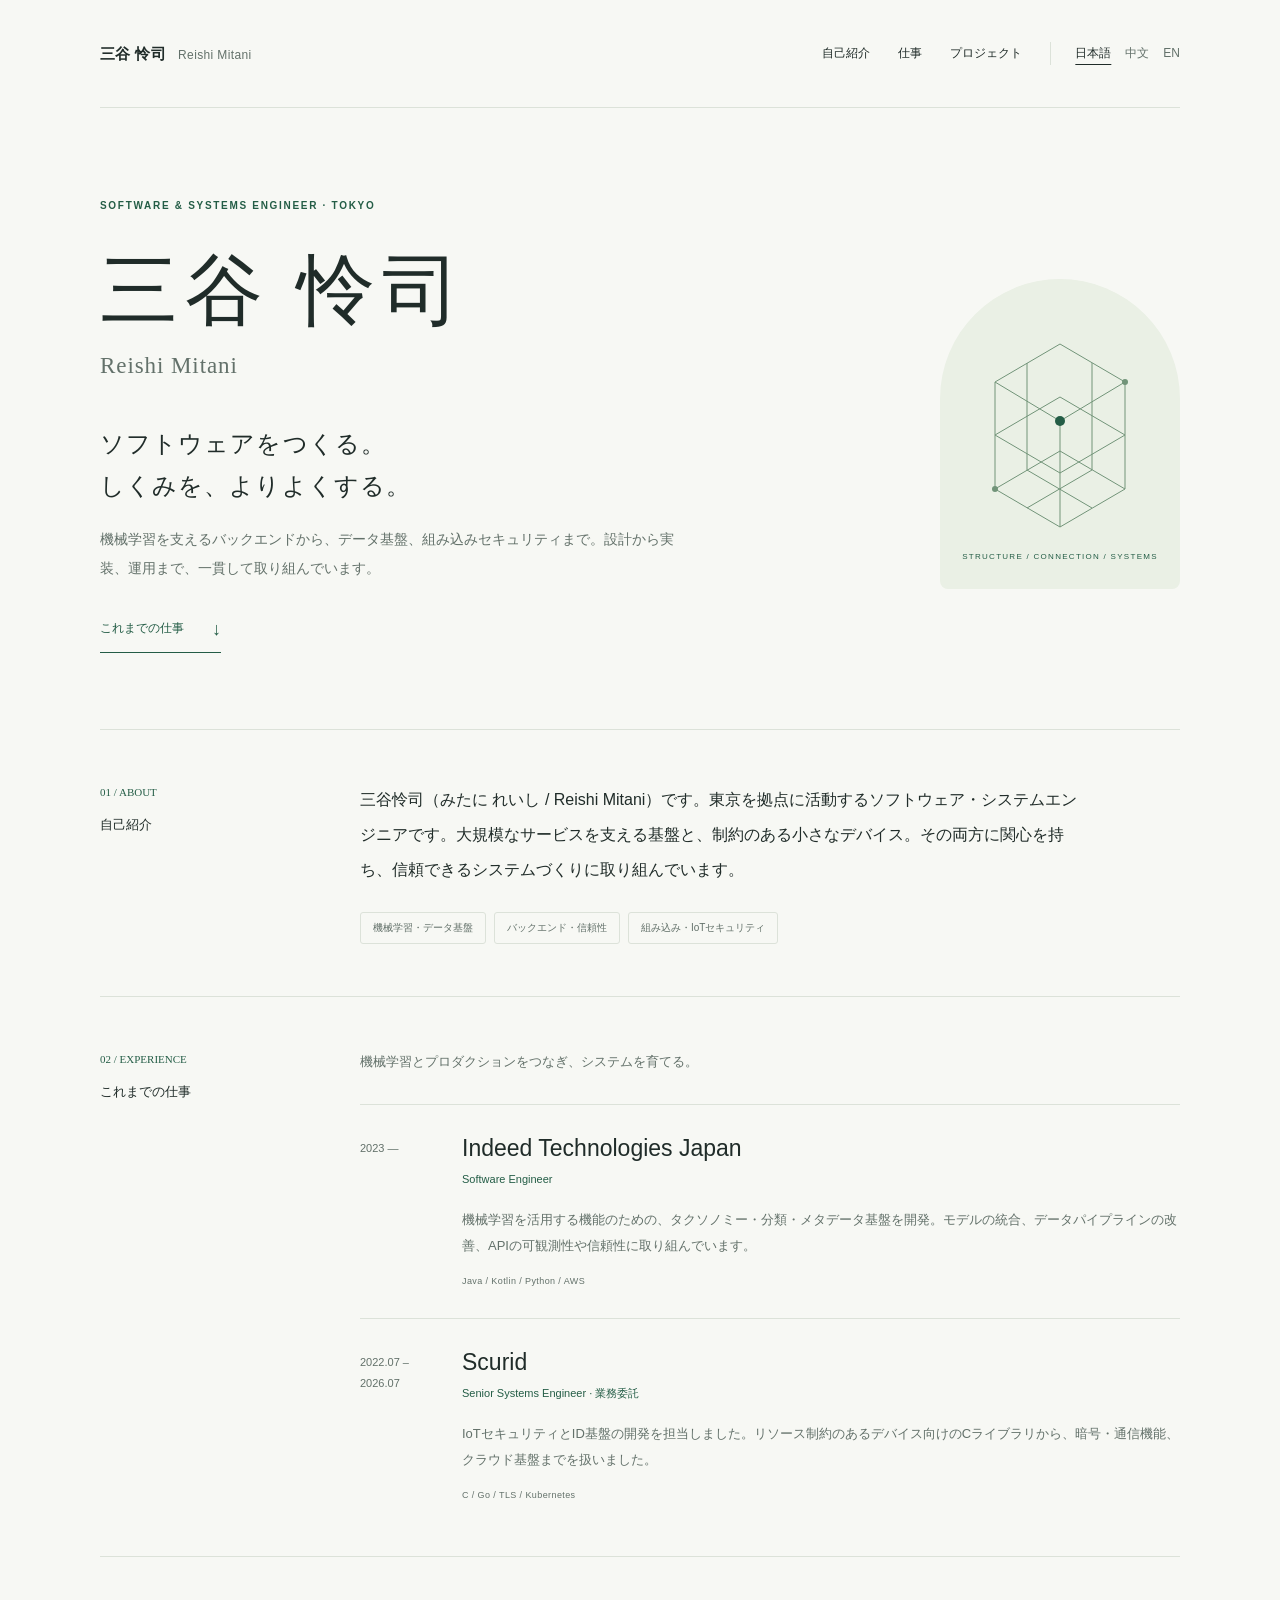
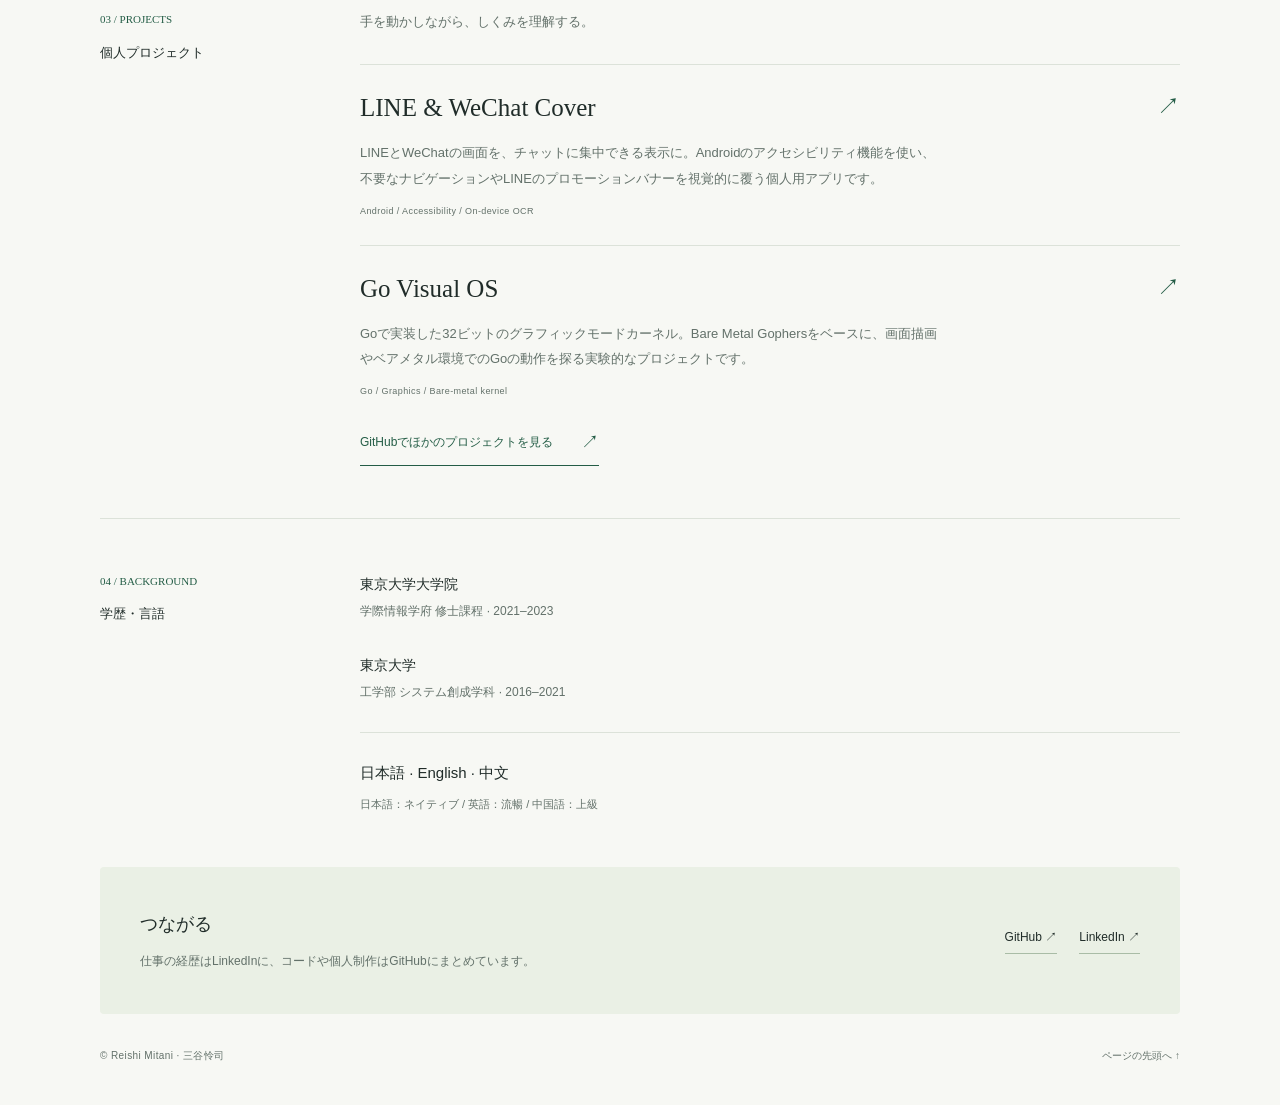
<file: index.html>
<!doctype html>
<html lang="ja"><head><meta charset="utf-8"><meta name="viewport" content="width=device-width,initial-scale=1"><title>三谷怜司 | Reishi Mitani — ソフトウェアエンジニア</title><meta name="description" content="三谷怜司（Reishi Mitani）の個人サイト。機械学習システム、データ基盤、組み込みセキュリティに取り組むソフトウェアエンジニア。経歴と個人プロジェクトを紹介します。"><meta name="theme-color" content="#f7f8f4"><link rel="canonical" href="https://greenteabiscuit.github.io/"><link rel="alternate" hreflang="ja" href="https://greenteabiscuit.github.io/"><link rel="alternate" hreflang="zh-Hant" href="https://greenteabiscuit.github.io/zh/"><link rel="alternate" hreflang="en" href="https://greenteabiscuit.github.io/en/"><link rel="alternate" hreflang="x-default" href="https://greenteabiscuit.github.io/"><link rel="icon" href="./favicon.svg" type="image/svg+xml"><link rel="stylesheet" href="./style.css"><meta property="og:type" content="profile"><meta property="og:title" content="三谷怜司 | Reishi Mitani — ソフトウェアエンジニア"><meta property="og:description" content="三谷怜司（Reishi Mitani）の個人サイト。機械学習システム、データ基盤、組み込みセキュリティに取り組むソフトウェアエンジニア。経歴と個人プロジェクトを紹介します。"><meta property="og:url" content="https://greenteabiscuit.github.io/"><meta property="og:site_name" content="Reishi Mitani | 三谷怜司"><script type="application/ld+json">{"@context": "https://schema.org", "@type": "ProfilePage", "mainEntity": {"@type": "Person", "name": "三谷怜司", "alternateName": "Reishi Mitani", "url": "https://greenteabiscuit.github.io/", "jobTitle": "Software and Systems Engineer", "sameAs": ["https://github.com/greenteabiscuit", "https://www.linkedin.com/in/reishi-mitani-000232189/"]}}</script></head>
<body id="top"><a class="skip" href="#main">本文へ移動</a><div class="wrap"><header><a class="wordmark" href="./">三谷 怜司<span>Reishi Mitani</span></a><nav aria-label="メインナビゲーション"><a class="section-nav" href="#about">自己紹介</a><a class="section-nav" href="#work">仕事</a><a class="section-nav" href="#projects">プロジェクト</a><div class="languages" aria-label="Language"><a href="./" lang="ja" hreflang="ja" aria-current="page">日本語</a><a href="./zh/" lang="zh-Hant" hreflang="zh-Hant">中文</a><a href="./en/" lang="en" hreflang="en">EN</a></div></nav></header>
<main id="main"><section class="hero" aria-labelledby="name"><div class="eyebrow">SOFTWARE & SYSTEMS ENGINEER · TOKYO</div><div class="hero-grid"><div><h1 class="name" id="name">三谷 怜司</h1><p class="roman" lang="en">Reishi Mitani</p><h2>ソフトウェアをつくる。<br>しくみを、よりよくする。</h2><p class="intro">機械学習を支えるバックエンドから、データ基盤、組み込みセキュリティまで。設計から実装、運用まで、一貫して取り組んでいます。</p><a class="text-link" href="#work">これまでの仕事<b aria-hidden="true">↓</b></a></div><div class="motif" aria-hidden="true"><svg viewBox="0 0 200 240" fill="none"><g stroke="#729479" stroke-width="1"><path d="M35 175V68L100 30l65 38v107l-65 38-65-38Z"/><path d="m35 68 65 39 65-39M100 107v106M35 121l65 38 65-38M67 49v107l65 38M132 49v107l-65 38"/><path d="m35 175 65-38 65 38M35 121l65-38 65 38"/></g><circle cx="100" cy="107" r="5" fill="#245d46"/><circle cx="35" cy="175" r="3" fill="#729479"/><circle cx="165" cy="68" r="3" fill="#729479"/></svg><small>STRUCTURE / CONNECTION / SYSTEMS</small></div></div></section>
<section class="section" id="about"><h2 class="section-label"><span>01 / ABOUT</span>自己紹介</h2><div><p class="bio">三谷怜司（みたに れいし / Reishi Mitani）です。東京を拠点に活動するソフトウェア・システムエンジニアです。大規模なサービスを支える基盤と、制約のある小さなデバイス。その両方に関心を持ち、信頼できるシステムづくりに取り組んでいます。</p><div class="focus"><span>機械学習・データ基盤</span><span>バックエンド・信頼性</span><span>組み込み・IoTセキュリティ</span></div></div></section>
<section class="section" id="work"><h2 class="section-label"><span>02 / EXPERIENCE</span>これまでの仕事</h2><div><p class="section-intro">機械学習とプロダクションをつなぎ、システムを育てる。</p><article class="role"><div class="period">2023 —</div><div><h3>Indeed Technologies Japan</h3><p class="position">Software Engineer</p><p class="desc">機械学習を活用する機能のための、タクソノミー・分類・メタデータ基盤を開発。モデルの統合、データパイプラインの改善、APIの可観測性や信頼性に取り組んでいます。</p><div class="tech">Java / Kotlin / Python / AWS</div></div></article><article class="role"><div class="period">2022.07 – 2026.07</div><div><h3>Scurid</h3><p class="position">Senior Systems Engineer · 業務委託</p><p class="desc">IoTセキュリティとID基盤の開発を担当しました。リソース制約のあるデバイス向けのCライブラリから、暗号・通信機能、クラウド基盤までを扱いました。</p><div class="tech">C / Go / TLS / Kubernetes</div></div></article></div></section>
<section class="section" id="projects"><h2 class="section-label"><span>03 / PROJECTS</span>個人プロジェクト</h2><div><p class="section-intro">手を動かしながら、しくみを理解する。</p><a class="project" href="https://github.com/greenteabiscuit/line-ad-cover"><div class="project-title">LINE &amp; WeChat Cover<b aria-hidden="true">↗</b></div><p>LINEとWeChatの画面を、チャットに集中できる表示に。Androidのアクセシビリティ機能を使い、不要なナビゲーションやLINEのプロモーションバナーを視覚的に覆う個人用アプリです。</p><div class="tech">Android / Accessibility / On-device OCR</div></a><a class="project" href="https://github.com/greenteabiscuit/go-graphic-os"><div class="project-title">Go Visual OS<b aria-hidden="true">↗</b></div><p>Goで実装した32ビットのグラフィックモードカーネル。Bare Metal Gophersをベースに、画面描画やベアメタル環境でのGoの動作を探る実験的なプロジェクトです。</p><div class="tech">Go / Graphics / Bare-metal kernel</div></a><a class="text-link" href="https://github.com/greenteabiscuit?tab=repositories">GitHubでほかのプロジェクトを見る<b aria-hidden="true">↗</b></a></div></section>
<section class="section"><h2 class="section-label"><span>04 / BACKGROUND</span>学歴・言語</h2><div><div class="education"><h3>東京大学大学院</h3><p>学際情報学府 修士課程 · 2021–2023</p></div><div class="education"><h3>東京大学</h3><p>工学部 システム創成学科 · 2016–2021</p></div><div class="spoken"><h3>日本語 · English · 中文</h3><p>日本語：ネイティブ / 英語：流暢 / 中国語：上級</p></div></div></section>
<section class="connect" aria-labelledby="connect"><div><h2 id="connect">つながる</h2><p>仕事の経歴はLinkedInに、コードや個人制作はGitHubにまとめています。</p></div><div class="socials"><a href="https://github.com/greenteabiscuit">GitHub ↗</a><a href="https://www.linkedin.com/in/reishi-mitani-000232189/">LinkedIn ↗</a></div></section></main>
<footer><div class="footer-name">© Reishi Mitani · 三谷怜司</div><a href="#top">ページの先頭へ ↑</a></footer></div></body></html>
</file>
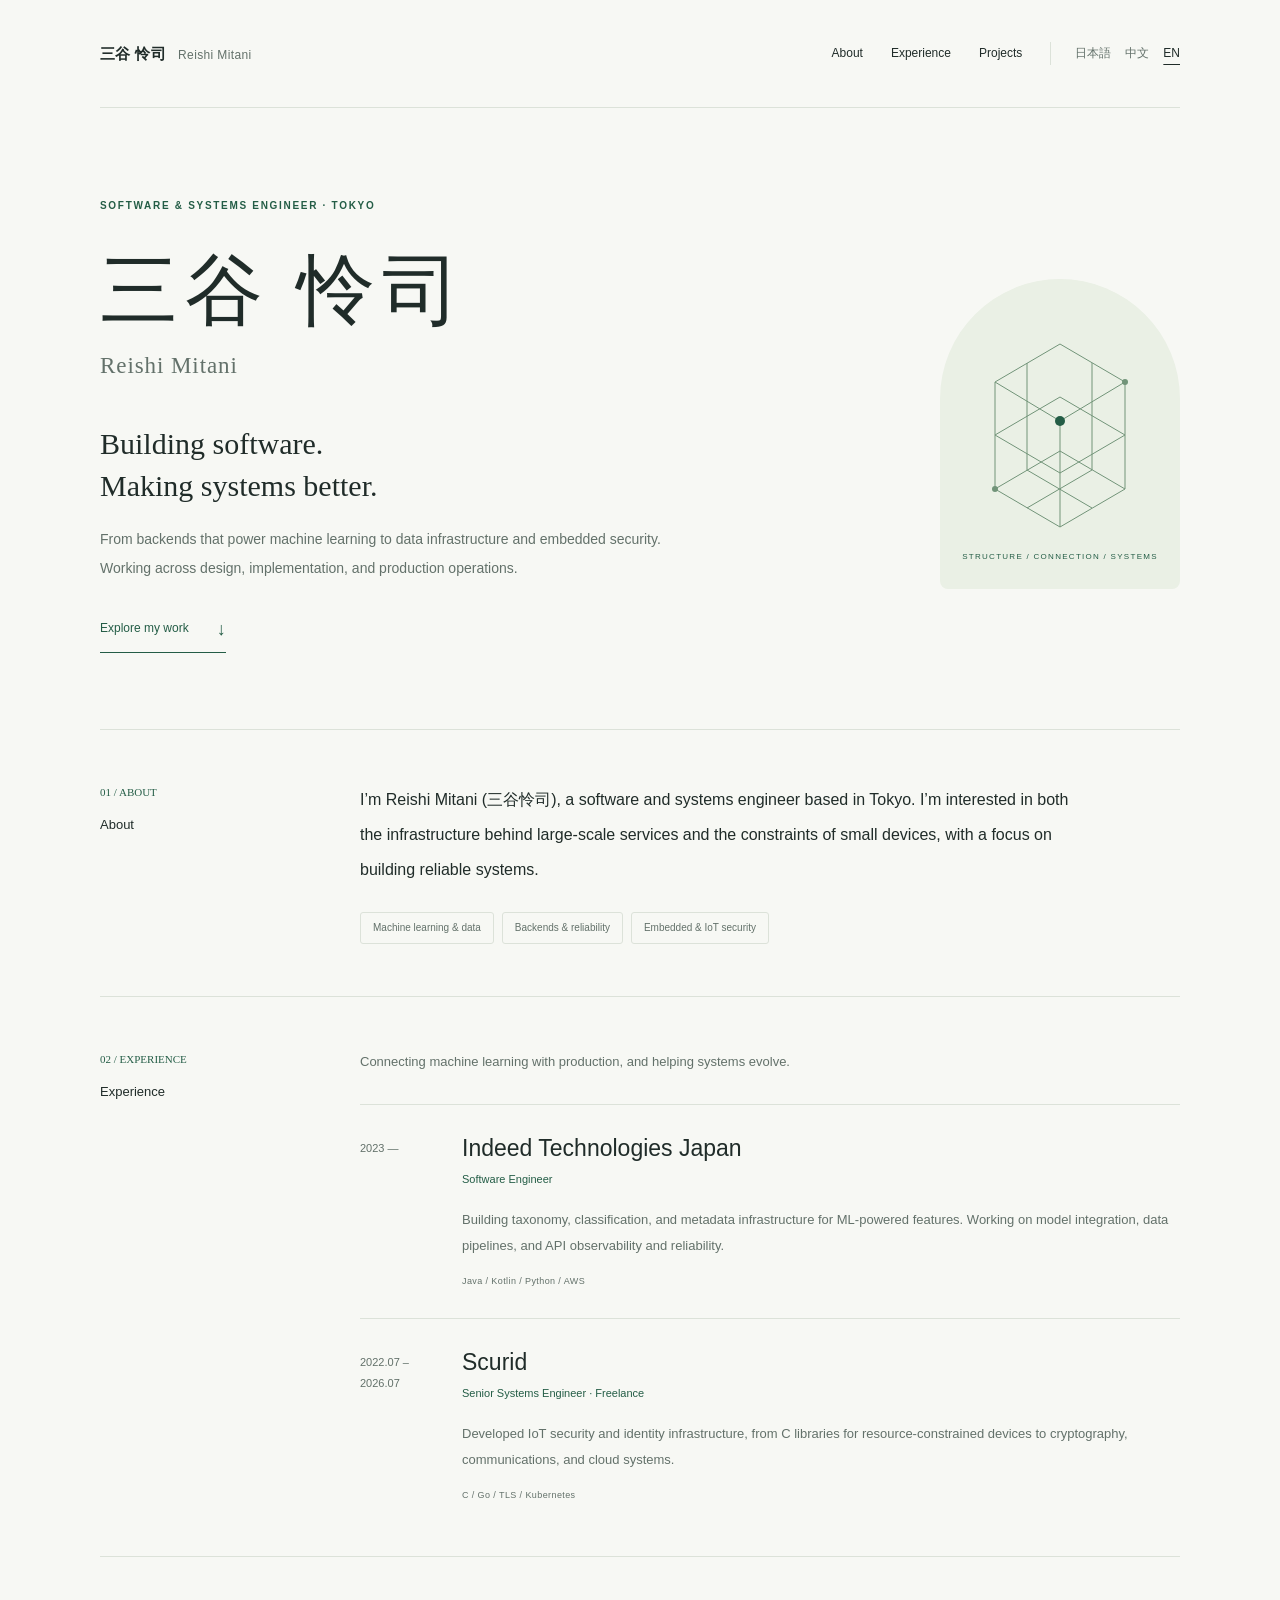
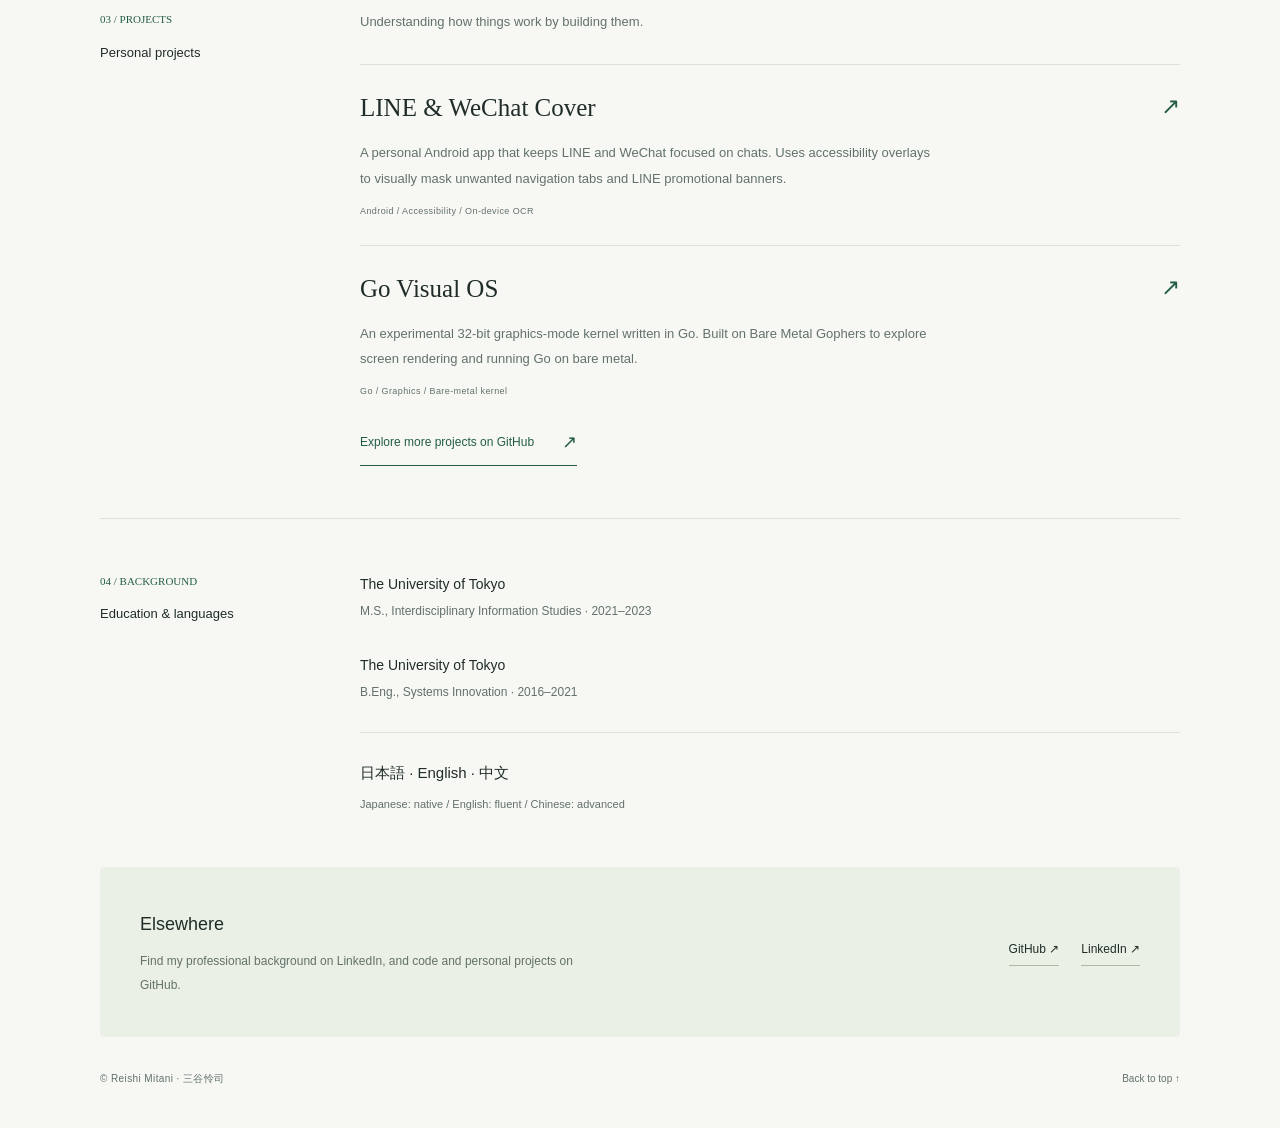
<file: en/index.html>
<!doctype html>
<html lang="en"><head><meta charset="utf-8"><meta name="viewport" content="width=device-width,initial-scale=1"><title>Reishi Mitani | 三谷怜司 — Software Engineer</title><meta name="description" content="Reishi Mitani (三谷怜司), a Tokyo-based software and systems engineer working on applied machine learning, data infrastructure, and embedded security. Experience and personal projects."><meta name="theme-color" content="#f7f8f4"><link rel="canonical" href="https://greenteabiscuit.github.io/en/"><link rel="alternate" hreflang="ja" href="https://greenteabiscuit.github.io/"><link rel="alternate" hreflang="zh-Hant" href="https://greenteabiscuit.github.io/zh/"><link rel="alternate" hreflang="en" href="https://greenteabiscuit.github.io/en/"><link rel="alternate" hreflang="x-default" href="https://greenteabiscuit.github.io/"><link rel="icon" href="../favicon.svg" type="image/svg+xml"><link rel="stylesheet" href="../style.css"><meta property="og:type" content="profile"><meta property="og:title" content="Reishi Mitani | 三谷怜司 — Software Engineer"><meta property="og:description" content="Reishi Mitani (三谷怜司), a Tokyo-based software and systems engineer working on applied machine learning, data infrastructure, and embedded security. Experience and personal projects."><meta property="og:url" content="https://greenteabiscuit.github.io/en/"><meta property="og:site_name" content="Reishi Mitani | 三谷怜司"><script type="application/ld+json">{"@context": "https://schema.org", "@type": "ProfilePage", "mainEntity": {"@type": "Person", "name": "三谷怜司", "alternateName": "Reishi Mitani", "url": "https://greenteabiscuit.github.io/", "jobTitle": "Software and Systems Engineer", "sameAs": ["https://github.com/greenteabiscuit", "https://www.linkedin.com/in/reishi-mitani-000232189/"]}}</script></head>
<body id="top"><a class="skip" href="#main">Skip to content</a><div class="wrap"><header><a class="wordmark" href="../en/">三谷 怜司<span>Reishi Mitani</span></a><nav aria-label="Main navigation"><a class="section-nav" href="#about">About</a><a class="section-nav" href="#work">Experience</a><a class="section-nav" href="#projects">Projects</a><div class="languages" aria-label="Language"><a href="../" lang="ja" hreflang="ja">日本語</a><a href="../zh/" lang="zh-Hant" hreflang="zh-Hant">中文</a><a href="../en/" lang="en" hreflang="en" aria-current="page">EN</a></div></nav></header>
<main id="main"><section class="hero" aria-labelledby="name"><div class="eyebrow">SOFTWARE & SYSTEMS ENGINEER · TOKYO</div><div class="hero-grid"><div><h1 class="name" id="name">三谷 怜司</h1><p class="roman" lang="en">Reishi Mitani</p><h2>Building software.<br>Making systems better.</h2><p class="intro">From backends that power machine learning to data infrastructure and embedded security. Working across design, implementation, and production operations.</p><a class="text-link" href="#work">Explore my work<b aria-hidden="true">↓</b></a></div><div class="motif" aria-hidden="true"><svg viewBox="0 0 200 240" fill="none"><g stroke="#729479" stroke-width="1"><path d="M35 175V68L100 30l65 38v107l-65 38-65-38Z"/><path d="m35 68 65 39 65-39M100 107v106M35 121l65 38 65-38M67 49v107l65 38M132 49v107l-65 38"/><path d="m35 175 65-38 65 38M35 121l65-38 65 38"/></g><circle cx="100" cy="107" r="5" fill="#245d46"/><circle cx="35" cy="175" r="3" fill="#729479"/><circle cx="165" cy="68" r="3" fill="#729479"/></svg><small>STRUCTURE / CONNECTION / SYSTEMS</small></div></div></section>
<section class="section" id="about"><h2 class="section-label"><span>01 / ABOUT</span>About</h2><div><p class="bio">I’m Reishi Mitani (三谷怜司), a software and systems engineer based in Tokyo. I’m interested in both the infrastructure behind large-scale services and the constraints of small devices, with a focus on building reliable systems.</p><div class="focus"><span>Machine learning &amp; data</span><span>Backends &amp; reliability</span><span>Embedded &amp; IoT security</span></div></div></section>
<section class="section" id="work"><h2 class="section-label"><span>02 / EXPERIENCE</span>Experience</h2><div><p class="section-intro">Connecting machine learning with production, and helping systems evolve.</p><article class="role"><div class="period">2023 —</div><div><h3>Indeed Technologies Japan</h3><p class="position">Software Engineer</p><p class="desc">Building taxonomy, classification, and metadata infrastructure for ML-powered features. Working on model integration, data pipelines, and API observability and reliability.</p><div class="tech">Java / Kotlin / Python / AWS</div></div></article><article class="role"><div class="period">2022.07 – 2026.07</div><div><h3>Scurid</h3><p class="position">Senior Systems Engineer · Freelance</p><p class="desc">Developed IoT security and identity infrastructure, from C libraries for resource-constrained devices to cryptography, communications, and cloud systems.</p><div class="tech">C / Go / TLS / Kubernetes</div></div></article></div></section>
<section class="section" id="projects"><h2 class="section-label"><span>03 / PROJECTS</span>Personal projects</h2><div><p class="section-intro">Understanding how things work by building them.</p><a class="project" href="https://github.com/greenteabiscuit/line-ad-cover"><div class="project-title">LINE &amp; WeChat Cover<b aria-hidden="true">↗</b></div><p>A personal Android app that keeps LINE and WeChat focused on chats. Uses accessibility overlays to visually mask unwanted navigation tabs and LINE promotional banners.</p><div class="tech">Android / Accessibility / On-device OCR</div></a><a class="project" href="https://github.com/greenteabiscuit/go-graphic-os"><div class="project-title">Go Visual OS<b aria-hidden="true">↗</b></div><p>An experimental 32-bit graphics-mode kernel written in Go. Built on Bare Metal Gophers to explore screen rendering and running Go on bare metal.</p><div class="tech">Go / Graphics / Bare-metal kernel</div></a><a class="text-link" href="https://github.com/greenteabiscuit?tab=repositories">Explore more projects on GitHub<b aria-hidden="true">↗</b></a></div></section>
<section class="section"><h2 class="section-label"><span>04 / BACKGROUND</span>Education &amp; languages</h2><div><div class="education"><h3>The University of Tokyo</h3><p>M.S., Interdisciplinary Information Studies · 2021–2023</p></div><div class="education"><h3>The University of Tokyo</h3><p>B.Eng., Systems Innovation · 2016–2021</p></div><div class="spoken"><h3>日本語 · English · 中文</h3><p>Japanese: native / English: fluent / Chinese: advanced</p></div></div></section>
<section class="connect" aria-labelledby="connect"><div><h2 id="connect">Elsewhere</h2><p>Find my professional background on LinkedIn, and code and personal projects on GitHub.</p></div><div class="socials"><a href="https://github.com/greenteabiscuit">GitHub ↗</a><a href="https://www.linkedin.com/in/reishi-mitani-000232189/">LinkedIn ↗</a></div></section></main>
<footer><div class="footer-name">© Reishi Mitani · 三谷怜司</div><a href="#top">Back to top ↑</a></footer></div></body></html>
</file>
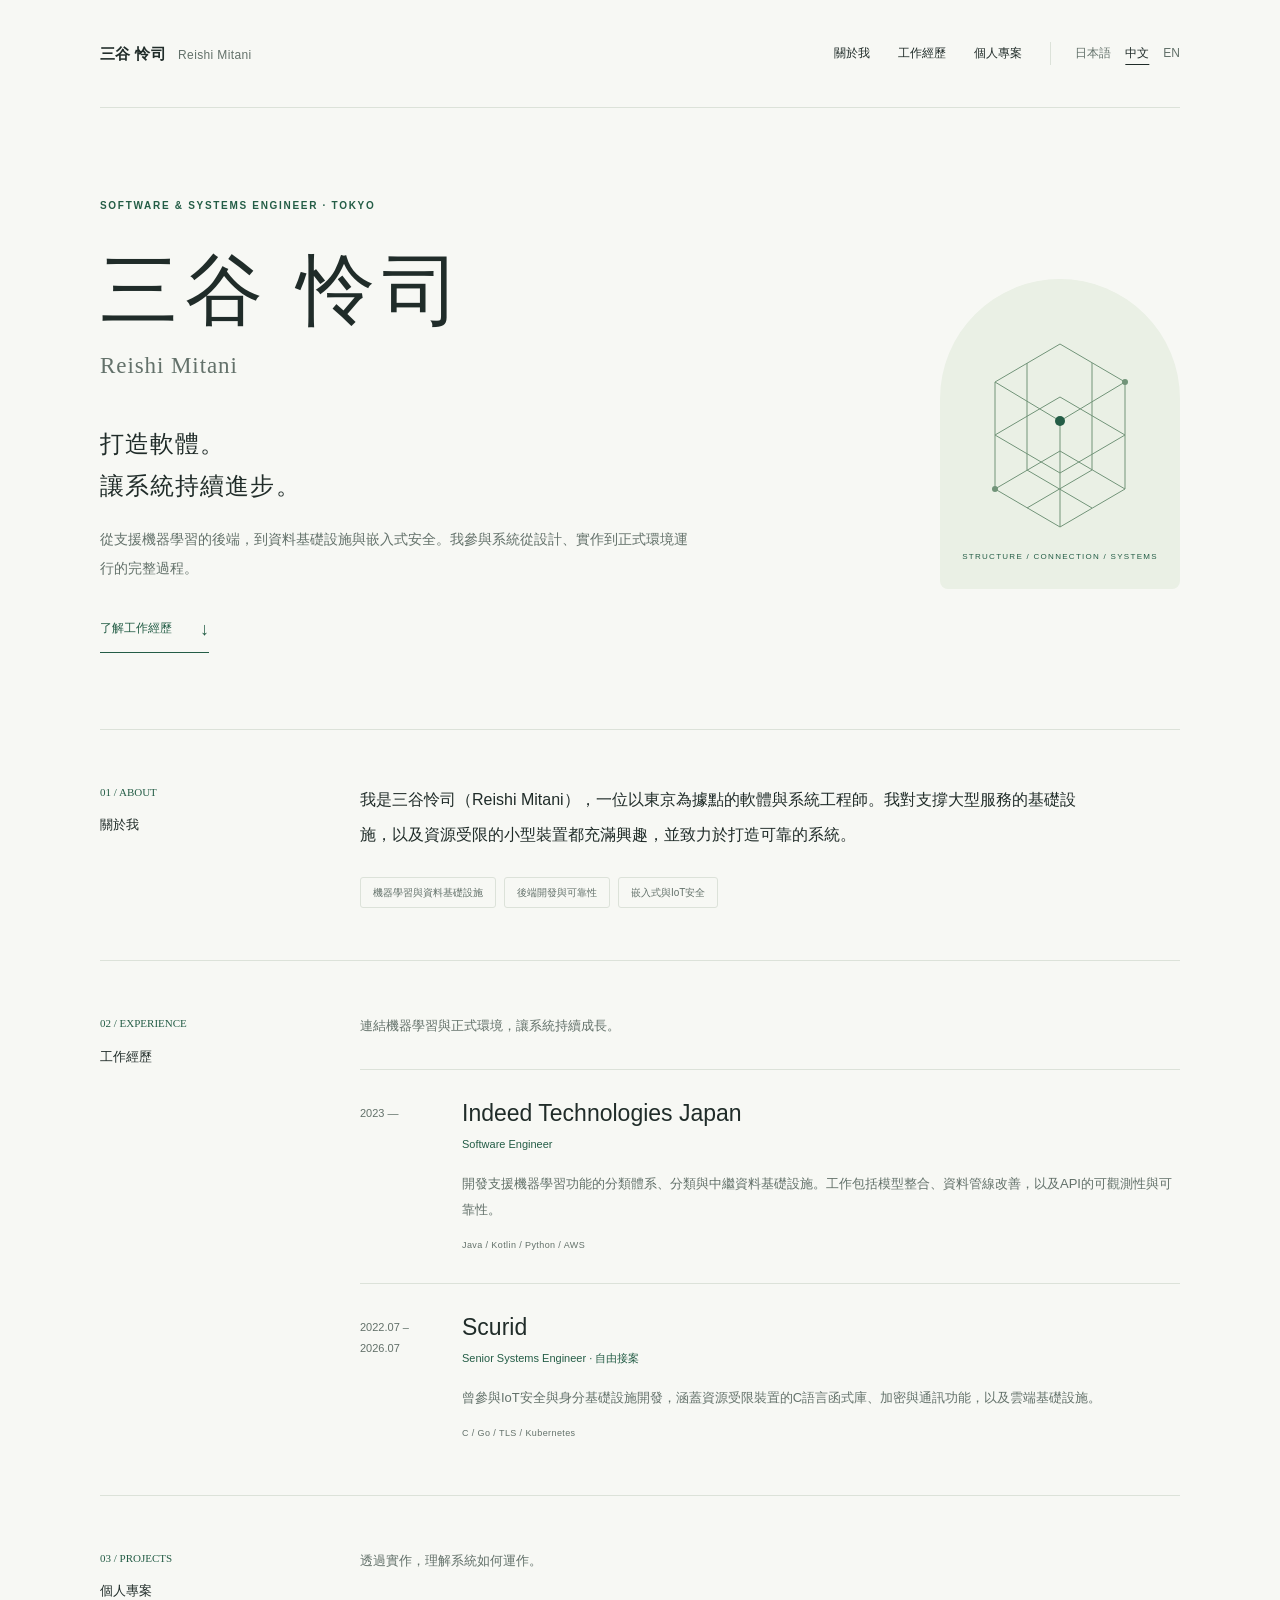
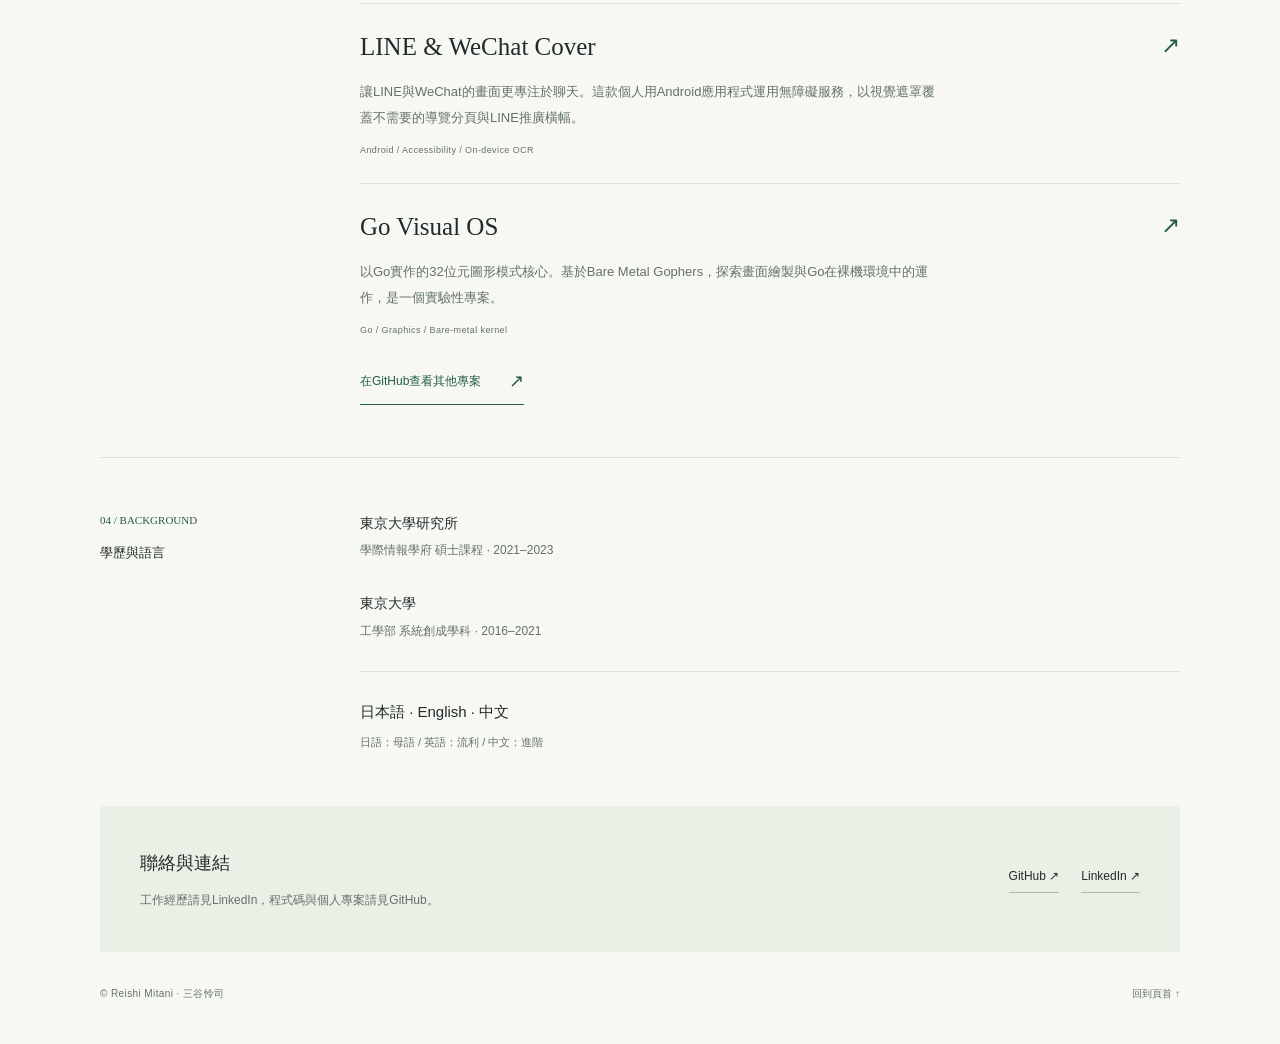
<file: zh/index.html>
<!doctype html>
<html lang="zh-Hant"><head><meta charset="utf-8"><meta name="viewport" content="width=device-width,initial-scale=1"><title>三谷怜司 | Reishi Mitani — 軟體工程師</title><meta name="description" content="三谷怜司（Reishi Mitani）的個人網站。專注於機器學習系統、資料基礎設施與嵌入式安全的軟體工程師。了解工作經歷與個人專案。"><meta name="theme-color" content="#f7f8f4"><link rel="canonical" href="https://greenteabiscuit.github.io/zh/"><link rel="alternate" hreflang="ja" href="https://greenteabiscuit.github.io/"><link rel="alternate" hreflang="zh-Hant" href="https://greenteabiscuit.github.io/zh/"><link rel="alternate" hreflang="en" href="https://greenteabiscuit.github.io/en/"><link rel="alternate" hreflang="x-default" href="https://greenteabiscuit.github.io/"><link rel="icon" href="../favicon.svg" type="image/svg+xml"><link rel="stylesheet" href="../style.css"><meta property="og:type" content="profile"><meta property="og:title" content="三谷怜司 | Reishi Mitani — 軟體工程師"><meta property="og:description" content="三谷怜司（Reishi Mitani）的個人網站。專注於機器學習系統、資料基礎設施與嵌入式安全的軟體工程師。了解工作經歷與個人專案。"><meta property="og:url" content="https://greenteabiscuit.github.io/zh/"><meta property="og:site_name" content="Reishi Mitani | 三谷怜司"><script type="application/ld+json">{"@context": "https://schema.org", "@type": "ProfilePage", "mainEntity": {"@type": "Person", "name": "三谷怜司", "alternateName": "Reishi Mitani", "url": "https://greenteabiscuit.github.io/", "jobTitle": "Software and Systems Engineer", "sameAs": ["https://github.com/greenteabiscuit", "https://www.linkedin.com/in/reishi-mitani-000232189/"]}}</script></head>
<body id="top"><a class="skip" href="#main">跳至主要內容</a><div class="wrap"><header><a class="wordmark" href="../zh/">三谷 怜司<span>Reishi Mitani</span></a><nav aria-label="主選單"><a class="section-nav" href="#about">關於我</a><a class="section-nav" href="#work">工作經歷</a><a class="section-nav" href="#projects">個人專案</a><div class="languages" aria-label="Language"><a href="../" lang="ja" hreflang="ja">日本語</a><a href="../zh/" lang="zh-Hant" hreflang="zh-Hant" aria-current="page">中文</a><a href="../en/" lang="en" hreflang="en">EN</a></div></nav></header>
<main id="main"><section class="hero" aria-labelledby="name"><div class="eyebrow">SOFTWARE & SYSTEMS ENGINEER · TOKYO</div><div class="hero-grid"><div><h1 class="name" id="name">三谷 怜司</h1><p class="roman" lang="en">Reishi Mitani</p><h2>打造軟體。<br>讓系統持續進步。</h2><p class="intro">從支援機器學習的後端，到資料基礎設施與嵌入式安全。我參與系統從設計、實作到正式環境運行的完整過程。</p><a class="text-link" href="#work">了解工作經歷<b aria-hidden="true">↓</b></a></div><div class="motif" aria-hidden="true"><svg viewBox="0 0 200 240" fill="none"><g stroke="#729479" stroke-width="1"><path d="M35 175V68L100 30l65 38v107l-65 38-65-38Z"/><path d="m35 68 65 39 65-39M100 107v106M35 121l65 38 65-38M67 49v107l65 38M132 49v107l-65 38"/><path d="m35 175 65-38 65 38M35 121l65-38 65 38"/></g><circle cx="100" cy="107" r="5" fill="#245d46"/><circle cx="35" cy="175" r="3" fill="#729479"/><circle cx="165" cy="68" r="3" fill="#729479"/></svg><small>STRUCTURE / CONNECTION / SYSTEMS</small></div></div></section>
<section class="section" id="about"><h2 class="section-label"><span>01 / ABOUT</span>關於我</h2><div><p class="bio">我是三谷怜司（Reishi Mitani），一位以東京為據點的軟體與系統工程師。我對支撐大型服務的基礎設施，以及資源受限的小型裝置都充滿興趣，並致力於打造可靠的系統。</p><div class="focus"><span>機器學習與資料基礎設施</span><span>後端開發與可靠性</span><span>嵌入式與IoT安全</span></div></div></section>
<section class="section" id="work"><h2 class="section-label"><span>02 / EXPERIENCE</span>工作經歷</h2><div><p class="section-intro">連結機器學習與正式環境，讓系統持續成長。</p><article class="role"><div class="period">2023 —</div><div><h3>Indeed Technologies Japan</h3><p class="position">Software Engineer</p><p class="desc">開發支援機器學習功能的分類體系、分類與中繼資料基礎設施。工作包括模型整合、資料管線改善，以及API的可觀測性與可靠性。</p><div class="tech">Java / Kotlin / Python / AWS</div></div></article><article class="role"><div class="period">2022.07 – 2026.07</div><div><h3>Scurid</h3><p class="position">Senior Systems Engineer · 自由接案</p><p class="desc">曾參與IoT安全與身分基礎設施開發，涵蓋資源受限裝置的C語言函式庫、加密與通訊功能，以及雲端基礎設施。</p><div class="tech">C / Go / TLS / Kubernetes</div></div></article></div></section>
<section class="section" id="projects"><h2 class="section-label"><span>03 / PROJECTS</span>個人專案</h2><div><p class="section-intro">透過實作，理解系統如何運作。</p><a class="project" href="https://github.com/greenteabiscuit/line-ad-cover"><div class="project-title">LINE &amp; WeChat Cover<b aria-hidden="true">↗</b></div><p>讓LINE與WeChat的畫面更專注於聊天。這款個人用Android應用程式運用無障礙服務，以視覺遮罩覆蓋不需要的導覽分頁與LINE推廣橫幅。</p><div class="tech">Android / Accessibility / On-device OCR</div></a><a class="project" href="https://github.com/greenteabiscuit/go-graphic-os"><div class="project-title">Go Visual OS<b aria-hidden="true">↗</b></div><p>以Go實作的32位元圖形模式核心。基於Bare Metal Gophers，探索畫面繪製與Go在裸機環境中的運作，是一個實驗性專案。</p><div class="tech">Go / Graphics / Bare-metal kernel</div></a><a class="text-link" href="https://github.com/greenteabiscuit?tab=repositories">在GitHub查看其他專案<b aria-hidden="true">↗</b></a></div></section>
<section class="section"><h2 class="section-label"><span>04 / BACKGROUND</span>學歷與語言</h2><div><div class="education"><h3>東京大學研究所</h3><p>學際情報學府 碩士課程 · 2021–2023</p></div><div class="education"><h3>東京大學</h3><p>工學部 系統創成學科 · 2016–2021</p></div><div class="spoken"><h3>日本語 · English · 中文</h3><p>日語：母語 / 英語：流利 / 中文：進階</p></div></div></section>
<section class="connect" aria-labelledby="connect"><div><h2 id="connect">聯絡與連結</h2><p>工作經歷請見LinkedIn，程式碼與個人專案請見GitHub。</p></div><div class="socials"><a href="https://github.com/greenteabiscuit">GitHub ↗</a><a href="https://www.linkedin.com/in/reishi-mitani-000232189/">LinkedIn ↗</a></div></section></main>
<footer><div class="footer-name">© Reishi Mitani · 三谷怜司</div><a href="#top">回到頁首 ↑</a></footer></div></body></html>
</file>
<file: style.css>
@charset "UTF-8";
:root{--paper:#f7f8f4;--ink:#202c29;--muted:#63716a;--line:#dce2d9;--green:#245d46;--wash:#eaf0e5;--serif:Georgia,"Noto Serif JP","Hiragino Mincho ProN","Yu Mincho",serif;--sans:-apple-system,BlinkMacSystemFont,"Segoe UI","Hiragino Kaku Gothic ProN","Yu Gothic","Microsoft JhengHei",sans-serif}
*{box-sizing:border-box}html{scroll-behavior:smooth;scroll-padding-top:30px}body{margin:0;background:var(--paper);color:var(--ink);font-family:var(--sans);font-size:15px;line-height:1.95;-webkit-font-smoothing:antialiased}a{color:inherit;text-decoration:none}a:hover{color:var(--green)}a:focus-visible{outline:2px solid var(--green);outline-offset:6px}::selection{background:#d5e5cb}.wrap{width:min(1080px,calc(100% - 96px));margin:auto}.skip{position:absolute;left:20px;top:-100px;padding:8px 20px;background:var(--ink);color:white}.skip:focus{top:10px;z-index:10}header{display:flex;align-items:center;justify-content:space-between;gap:24px;min-height:108px;border-bottom:1px solid var(--line)}.wordmark{font-size:15px;font-weight:650;letter-spacing:.025em}.wordmark span{font-weight:400;color:var(--muted);margin-left:12px;font-size:12px}nav{display:flex;align-items:center;gap:28px;font-size:12px}nav .languages{display:flex;gap:14px;border-left:1px solid var(--line);padding-left:24px}.languages a{color:var(--muted)}.languages a[aria-current]{color:var(--ink);text-decoration:underline;text-underline-offset:7px}.hero{padding:88px 0 76px;position:relative}.eyebrow{font-size:10px;letter-spacing:.17em;color:var(--green);font-weight:650}.hero-grid{display:grid;grid-template-columns:1fr 240px;gap:70px;align-items:center}.name{font-family:var(--serif);font-size:clamp(48px,6.6vw,78px);font-weight:400;letter-spacing:.09em;line-height:1.3;margin:24px 0 3px}.roman{font-family:Georgia,serif;font-size:23px;letter-spacing:.04em;color:var(--muted);margin:0}.hero h2{font-size:24px;line-height:1.75;letter-spacing:.045em;font-weight:500;margin:34px 0 18px}.hero p.intro{max-width:590px;color:var(--muted);margin:0 0 28px;font-size:14px;line-height:2.1}.text-link{display:inline-flex;gap:28px;align-items:center;font-size:12px;border-bottom:1px solid var(--green);padding-bottom:5px;color:var(--green)}.text-link b{font-size:18px;font-weight:400}.motif{width:240px;height:310px;position:relative;display:grid;place-content:center;background:var(--wash);border-radius:120px 120px 8px 8px;overflow:hidden}.motif svg{width:200px;height:240px}.motif small{position:absolute;bottom:24px;width:100%;text-align:center;letter-spacing:.16em;font-size:8px;color:var(--green)}.section{border-top:1px solid var(--line);padding:52px 0;display:grid;grid-template-columns:210px 1fr;gap:50px}.section-label{font-size:13px;font-weight:500;margin:0}.section-label span{display:block;color:var(--green);font-family:Georgia,serif;font-size:11px;margin-bottom:9px}.bio{font-size:16px;line-height:2.2;margin:0;max-width:720px}.focus{display:flex;flex-wrap:wrap;gap:8px;margin-top:25px}.focus span{font-size:10px;padding:5px 12px;border:1px solid var(--line);border-radius:3px;color:var(--muted)}.section-intro{font-size:13px;color:var(--muted);margin:0 0 30px}.role{display:grid;grid-template-columns:82px 1fr;gap:20px;padding:28px 0;border-top:1px solid var(--line)}.role:last-child{padding-bottom:0}.period{font-size:11px;color:var(--muted);padding-top:5px;white-space:normal}.role h3{font-family:Georgia,var(--sans);font-weight:400;font-size:23px;line-height:1.35;margin:0 0 5px}.position{font-size:11px;color:var(--green);margin:0 0 16px}.role p.desc{font-size:13px;color:var(--muted);margin:0 0 14px;line-height:2}.tech{font-size:9px;letter-spacing:.045em;color:var(--muted)}.project{display:block;border-top:1px solid var(--line);padding:25px 0 24px}.project-title{display:flex;justify-content:space-between;gap:20px;font-family:Georgia,serif;font-size:25px;line-height:1.4}.project-title b{font-family:var(--sans);font-weight:400;font-size:23px;color:var(--green)}.project p{color:var(--muted);font-size:13px;max-width:580px;margin:15px 0 12px}.project:hover .project-title{text-decoration:underline;text-underline-offset:5px}.education{margin-bottom:28px}.education h3{font-size:14px;font-weight:500;margin:0 0 2px}.education p{font-size:12px;color:var(--muted);margin:0}.spoken{border-top:1px solid var(--line);padding-top:25px}.spoken h3{font-size:15px;font-weight:400;margin:0 0 6px}.spoken p{font-size:11px;color:var(--muted);margin:0}.connect{background:var(--wash);padding:40px;display:flex;align-items:center;justify-content:space-between;gap:25px;border-radius:4px}.connect h2{font-size:18px;font-weight:500;margin:0 0 8px}.connect p{font-size:12px;color:var(--muted);margin:0;max-width:460px}.socials{display:flex;gap:22px;flex-shrink:0;font-size:12px}.socials a{border-bottom:1px solid #a9bca6;padding-bottom:4px}footer{display:flex;justify-content:space-between;gap:20px;padding:32px 0 40px;font-size:10px;color:var(--muted)}footer .footer-name{letter-spacing:.04em}footer a{font-size:10px}body:lang(en) .hero h2{font-family:Georgia,serif;font-size:30px;letter-spacing:0;line-height:1.4}
@media(min-width:1400px){.hero{padding:104px 0 88px}}@media(max-width:850px){.wrap{width:calc(100% - 48px)}header{min-height:90px}.wordmark span{display:none}nav{gap:20px}.hero-grid{grid-template-columns:1fr 175px;gap:35px}.motif{width:175px;height:260px}.motif svg{width:160px}.section{grid-template-columns:145px 1fr;gap:25px}.connect{padding:30px;display:block}.socials{margin-top:22px}}@media(max-width:600px){.wrap{width:calc(100% - 40px)}header{min-height:78px;gap:12px}.wordmark{font-size:13px}nav>.section-nav{display:none}nav .languages{padding-left:0;border:0;gap:13px;font-size:11px}.hero{padding:52px 0 44px}.hero-grid{grid-template-columns:1fr;gap:0}.motif{display:none}.eyebrow{font-size:8px;letter-spacing:.13em}.name{font-size:53px;margin-top:23px}.roman{font-size:20px}.hero h2{font-size:21px;margin-top:30px}.hero p.intro{font-size:13px}.section{grid-template-columns:1fr;gap:22px;padding:34px 0}.section-label{display:flex;align-items:baseline;gap:12px}.section-label span{margin:0}.bio{font-size:14px;line-height:2.1}.focus{gap:6px;margin-top:20px}.focus span{font-size:9px;padding:4px 9px}.role{grid-template-columns:1fr;gap:6px;padding:23px 0}.role h3{font-size:22px}.period{padding:0}.position{margin-bottom:12px}.section-intro{margin-bottom:23px;font-size:12px}.role p.desc,.project p{font-size:12px}.project-title{font-size:24px}.connect{padding:26px 23px;margin-top:4px}.connect p{font-size:11px}footer{padding:25px 0 30px;align-items:flex-start}.footer-name{max-width:200px}body:lang(en) .hero h2{font-size:28px}}
@media(prefers-reduced-motion:reduce){html{scroll-behavior:auto}}
</file>
